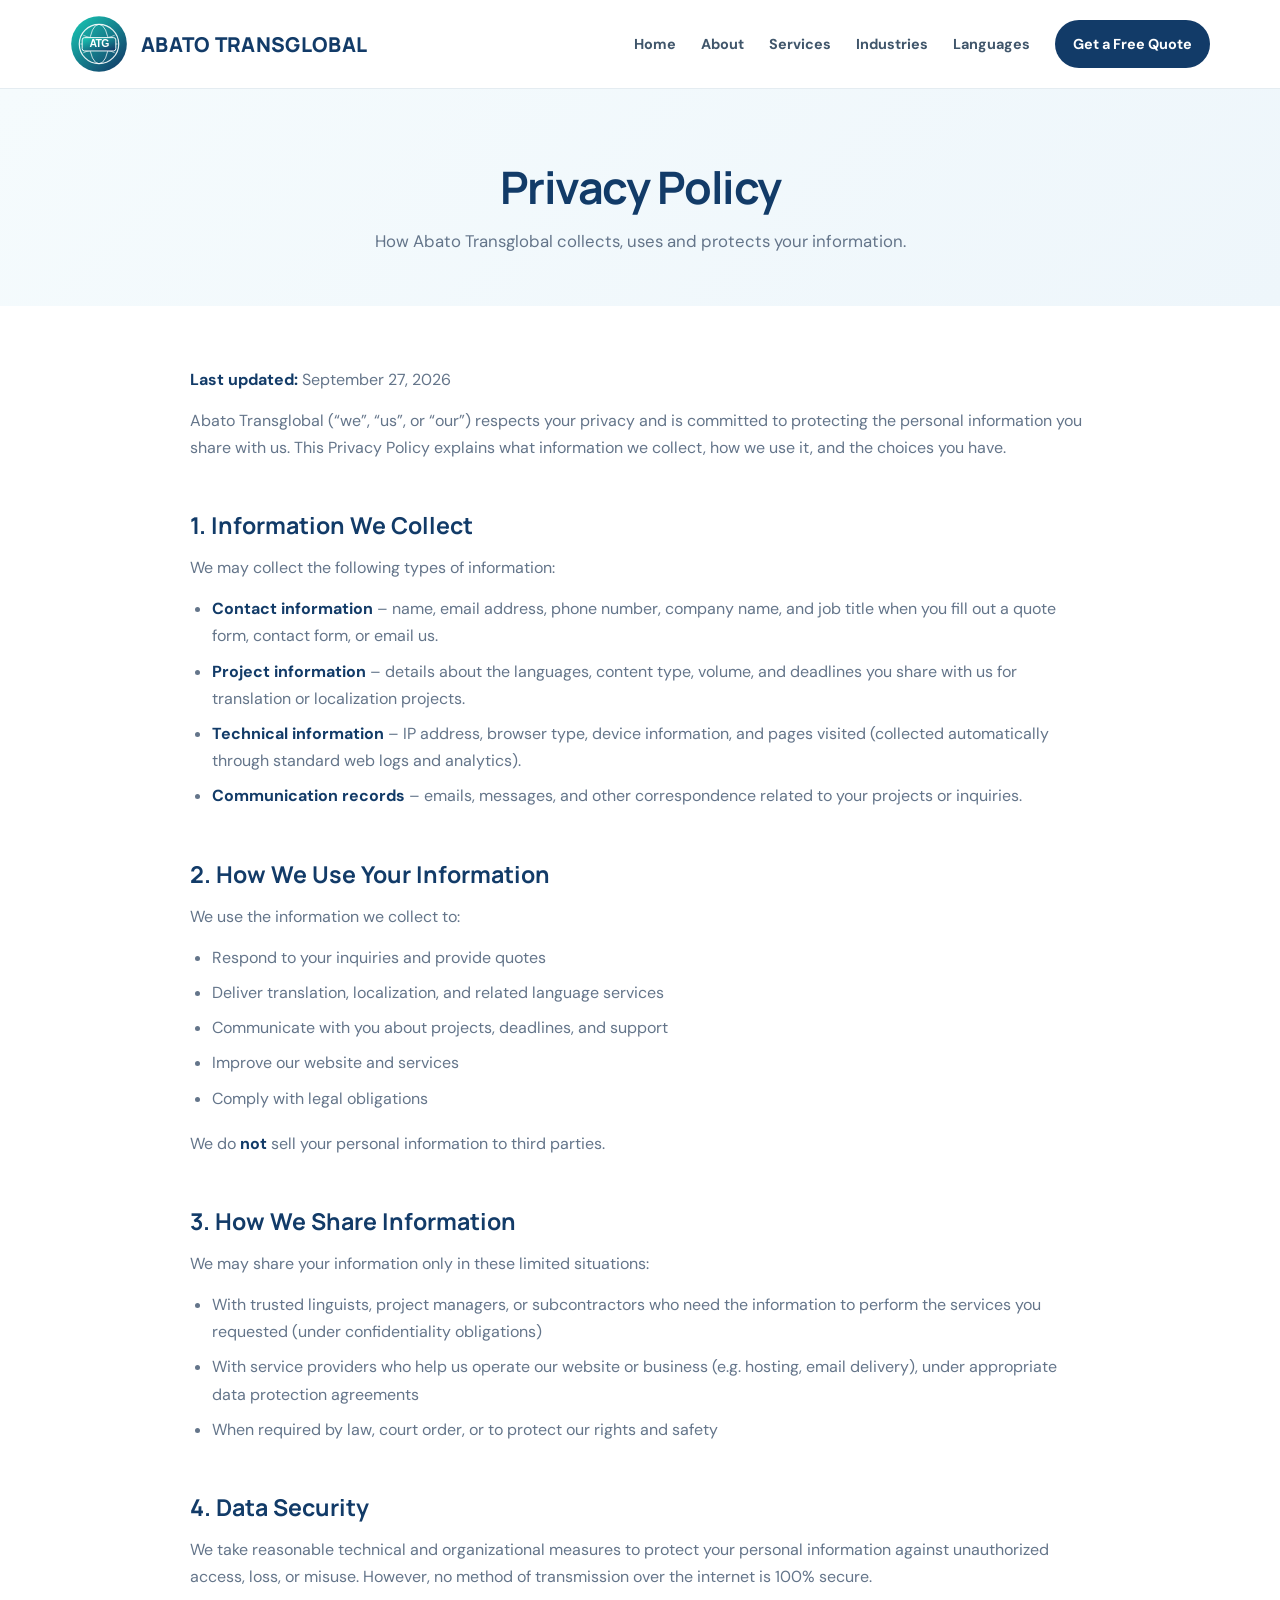
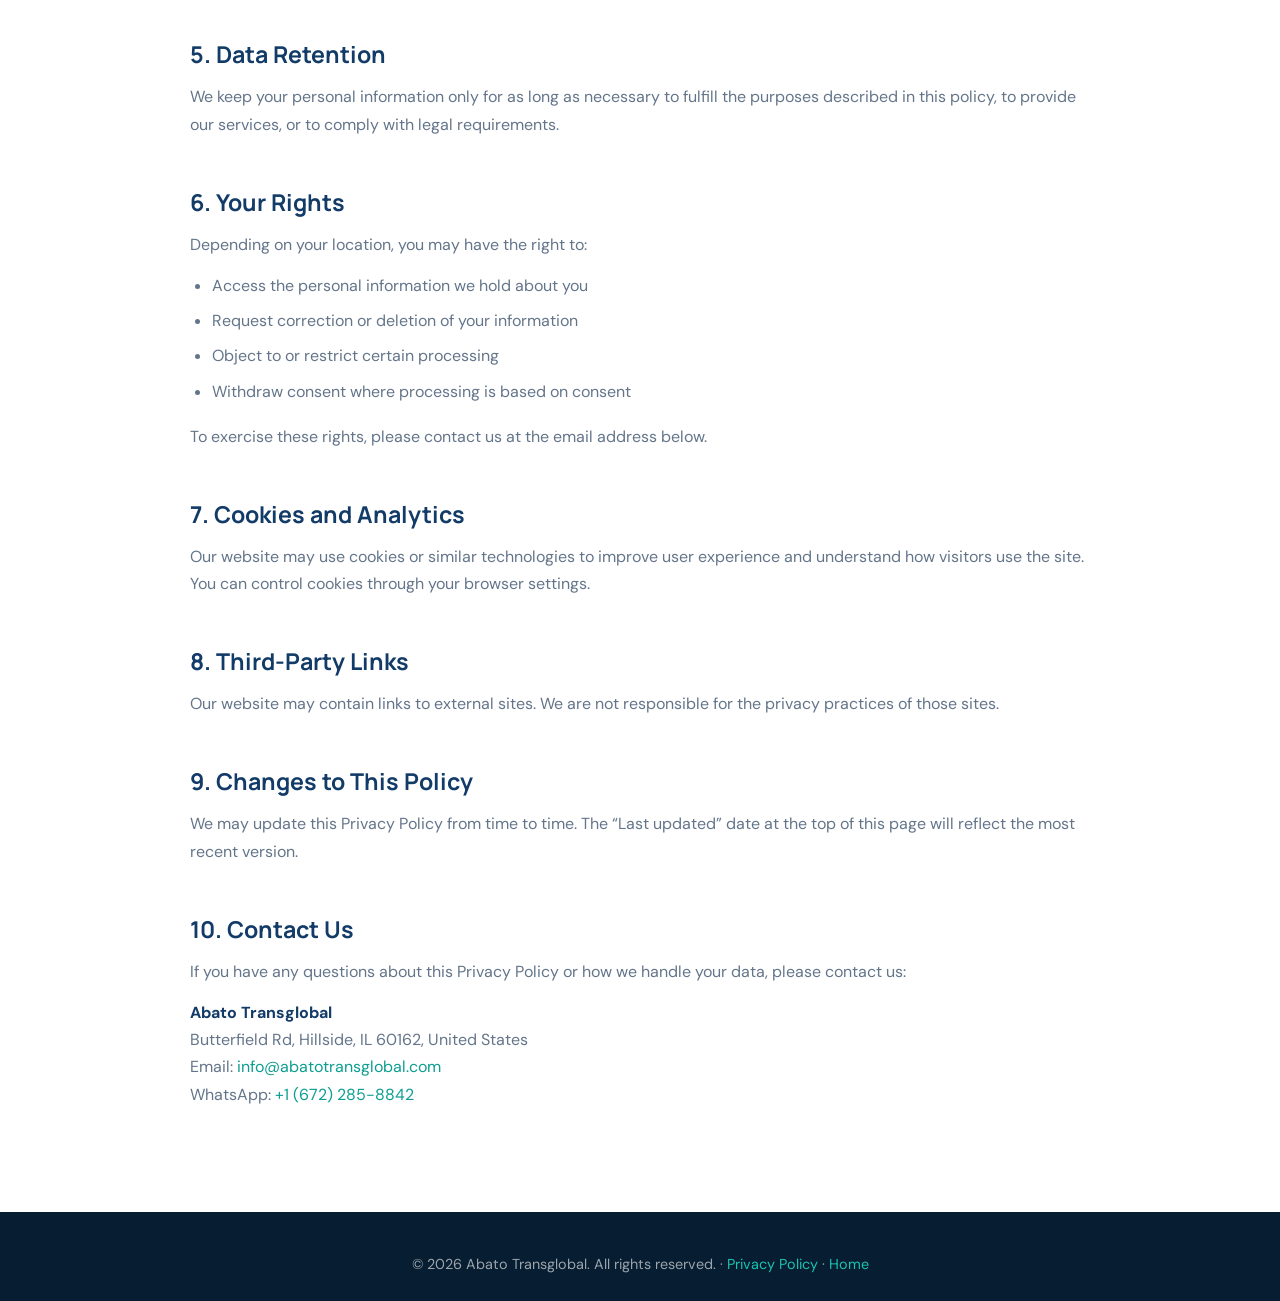
<file: privacy-policy/index.html>
<!DOCTYPE html>
<html lang="en">
<head>
  <meta charset="UTF-8">
  <meta name="viewport" content="width=device-width, initial-scale=1.0">
  <title>Privacy Policy | Abato Transglobal</title>
  <meta name="description" content="Privacy Policy of Abato Transglobal. Learn how we collect, use and protect your personal information.">
  <link rel="canonical" href="https://abatotransglobal.com/privacy-policy/">

  <link rel="preconnect" href="https://fonts.googleapis.com">
  <link rel="preconnect" href="https://fonts.gstatic.com" crossorigin>
  <link href="https://fonts.googleapis.com/css2?family=DM+Sans:wght@400;500;600;700&family=Manrope:wght@400;500;600;700;800&display=swap" rel="stylesheet">
  <link rel="stylesheet" href="https://cdnjs.cloudflare.com/ajax/libs/font-awesome/6.5.2/css/all.min.css">

  <style>
    :root {
      --teal: #19C3B1;
      --teal-dark: #0D9E91;
      --navy: #123B68;
      --navy-deep: #0B2949;
      --muted: #64758A;
      --light: #F4F8FA;
      --white: #FFFFFF;
      --line: #E2EAF0;
      --shadow: 0 18px 50px rgba(18, 59, 104, 0.10);
      --text: #26384b;
    }

    * { margin: 0; padding: 0; box-sizing: border-box; }
    html { scroll-behavior: smooth; }
    body {
      font-family: "DM Sans", sans-serif;
      color: var(--text);
      background: var(--white);
      line-height: 1.7;
    }
    h1, h2, h3, h4 {
      font-family: "Manrope", sans-serif;
      line-height: 1.25;
      color: var(--navy);
    }
    a { text-decoration: none; color: inherit; }
    .container { width: min(900px, 92%); margin: auto; }

    /* HEADER – exact same as homepage */
    .site-header {
      position: sticky; top: 0; z-index: 1000;
      background: rgba(255,255,255,0.96);
      border-bottom: 1px solid rgba(226,234,240,0.9);
      backdrop-filter: blur(16px);
    }
    .nav-wrap {
      display: flex; align-items: center; justify-content: space-between;
      gap: 24px; min-height: 88px;
      width: min(1140px, 92%); margin: auto;
    }
    .site-logo {
      display: inline-flex; align-items: center; gap: 13px; flex-shrink: 0;
    }
    .logo-symbol { width: 58px; height: 58px; display: block; flex: 0 0 58px; }
    .logo-wordmark {
      color: var(--navy); font-family: Manrope, sans-serif;
      font-size: clamp(1rem, 1.7vw, 1.28rem); font-weight: 800;
      letter-spacing: 0.015em; white-space: nowrap;
    }
    .nav-links { display: flex; align-items: center; gap: 25px; }
    .nav-links a {
      color: rgb(64, 86, 107); font-size: 0.9rem; font-weight: 700; transition: color 0.2s;
    }
    .nav-links a:hover, .nav-links a.active { color: var(--teal-dark); }
    .nav-links .nav-quote {
      padding: 12px 18px; border-radius: 999px; color: var(--white); background: var(--navy);
    }
    .nav-links .nav-quote:hover { background: var(--navy-deep); }
    .menu-toggle {
      display: none; width: 44px; height: 44px; align-items: center; justify-content: center;
      border: 1px solid var(--line); border-radius: 12px; color: var(--navy); background: var(--white); cursor: pointer;
    }

    /* PAGE CONTENT */
    .page-hero {
      background: linear-gradient(135deg, #f5fbfd 0%, #eef6fb 100%);
      padding: 70px 0 50px;
      text-align: center;
    }
    .page-hero h1 {
      font-size: clamp(2rem, 4vw, 2.8rem);
      letter-spacing: -1.5px;
      margin-bottom: 12px;
    }
    .page-hero p { color: var(--muted); font-size: 1.05rem; }

    .content {
      padding: 60px 0 90px;
    }
    .content h2 {
      font-size: 1.45rem;
      margin: 40px 0 14px;
      padding-top: 10px;
    }
    .content h2:first-child { margin-top: 0; }
    .content p, .content li {
      color: var(--muted);
      font-size: 1rem;
      margin-bottom: 14px;
    }
    .content ul {
      padding-left: 22px;
      margin-bottom: 18px;
    }
    .content li { margin-bottom: 8px; }
    .content strong { color: var(--navy); }
    .last-updated {
      font-size: 0.9rem;
      color: var(--muted);
      margin-bottom: 30px;
    }

    /* FOOTER (simple) */
    footer {
      background: #071d31;
      color: rgba(255,255,255,0.6);
      padding: 40px 0 25px;
      text-align: center;
      font-size: 0.9rem;
    }
    footer a { color: var(--teal); }
    footer a:hover { text-decoration: underline; }

    @media (max-width: 760px) {
      .nav-links { display: none; }
      .menu-toggle { display: flex; }
    }
  </style>
</head>
<body>

<!-- HEADER -->
<header class="site-header">
  <div class="nav-wrap">
    <a href="../" class="site-logo" aria-label="Abato Transglobal home">
      <svg class="logo-symbol" viewBox="0 0 100 100" xmlns="http://www.w3.org/2000/svg">
        <defs>
          <linearGradient id="atgGradient" x1="8%" y1="5%" x2="92%" y2="95%">
            <stop offset="0%" stop-color="#19C3B1"/>
            <stop offset="100%" stop-color="#123B68"/>
          </linearGradient>
        </defs>
        <circle cx="50" cy="50" r="48" fill="url(#atgGradient)"/>
        <circle cx="50" cy="50" r="34" fill="none" stroke="#FFFFFF" stroke-width="2.1" opacity=".9"/>
        <ellipse cx="50" cy="50" rx="16" ry="34" fill="none" stroke="#FFFFFF" stroke-width="1.6" opacity=".8"/>
        <path d="M18 50 H82" fill="none" stroke="#FFFFFF" stroke-width="1.5" opacity=".8"/>
        <path d="M23 35 C38 42 62 42 77 35" fill="none" stroke="#FFFFFF" stroke-width="1.4" opacity=".75"/>
        <path d="M23 65 C38 58 62 58 77 65" fill="none" stroke="#FFFFFF" stroke-width="1.4" opacity=".75"/>
        <rect x="21" y="39" width="58" height="23" rx="4" fill="url(#atgGradient)" stroke="#FFFFFF" stroke-width="1.6"/>
        <text x="50" y="55.7" text-anchor="middle" font-family="Arial, Helvetica, sans-serif" font-size="18" font-weight="800" letter-spacing="-1.2" fill="#FFFFFF">ATG</text>
      </svg>
      <span class="logo-wordmark">ABATO TRANSGLOBAL</span>
    </a>

    <button class="menu-toggle" id="menuToggle" aria-label="Open menu">
      <i class="fa-solid fa-bars"></i>
    </button>

    <nav class="nav-links" id="navLinks">
      <a href="../">Home</a>
      <a href="../about/">About</a>
      <a href="../services/">Services</a>
      <a href="../industries/">Industries</a>
      <a href="../languages/">Languages</a>
      <a href="../#quote" class="nav-quote">Get a Free Quote</a>
    </nav>
  </div>
</header>

<!-- HERO -->
<section class="page-hero">
  <div class="container">
    <h1>Privacy Policy</h1>
    <p>How Abato Transglobal collects, uses and protects your information.</p>
  </div>
</section>

<!-- CONTENT -->
<section class="content">
  <div class="container">
    <p class="last-updated"><strong>Last updated:</strong> September 27, 2026</p>

    <p>Abato Transglobal (“we”, “us”, or “our”) respects your privacy and is committed to protecting the personal information you share with us. This Privacy Policy explains what information we collect, how we use it, and the choices you have.</p>

    <h2>1. Information We Collect</h2>
    <p>We may collect the following types of information:</p>
    <ul>
      <li><strong>Contact information</strong> – name, email address, phone number, company name, and job title when you fill out a quote form, contact form, or email us.</li>
      <li><strong>Project information</strong> – details about the languages, content type, volume, and deadlines you share with us for translation or localization projects.</li>
      <li><strong>Technical information</strong> – IP address, browser type, device information, and pages visited (collected automatically through standard web logs and analytics).</li>
      <li><strong>Communication records</strong> – emails, messages, and other correspondence related to your projects or inquiries.</li>
    </ul>

    <h2>2. How We Use Your Information</h2>
    <p>We use the information we collect to:</p>
    <ul>
      <li>Respond to your inquiries and provide quotes</li>
      <li>Deliver translation, localization, and related language services</li>
      <li>Communicate with you about projects, deadlines, and support</li>
      <li>Improve our website and services</li>
      <li>Comply with legal obligations</li>
    </ul>
    <p>We do <strong>not</strong> sell your personal information to third parties.</p>

    <h2>3. How We Share Information</h2>
    <p>We may share your information only in these limited situations:</p>
    <ul>
      <li>With trusted linguists, project managers, or subcontractors who need the information to perform the services you requested (under confidentiality obligations)</li>
      <li>With service providers who help us operate our website or business (e.g. hosting, email delivery), under appropriate data protection agreements</li>
      <li>When required by law, court order, or to protect our rights and safety</li>
    </ul>

    <h2>4. Data Security</h2>
    <p>We take reasonable technical and organizational measures to protect your personal information against unauthorized access, loss, or misuse. However, no method of transmission over the internet is 100% secure.</p>

    <h2>5. Data Retention</h2>
    <p>We keep your personal information only for as long as necessary to fulfill the purposes described in this policy, to provide our services, or to comply with legal requirements.</p>

    <h2>6. Your Rights</h2>
    <p>Depending on your location, you may have the right to:</p>
    <ul>
      <li>Access the personal information we hold about you</li>
      <li>Request correction or deletion of your information</li>
      <li>Object to or restrict certain processing</li>
      <li>Withdraw consent where processing is based on consent</li>
    </ul>
    <p>To exercise these rights, please contact us at the email address below.</p>

    <h2>7. Cookies and Analytics</h2>
    <p>Our website may use cookies or similar technologies to improve user experience and understand how visitors use the site. You can control cookies through your browser settings.</p>

    <h2>8. Third-Party Links</h2>
    <p>Our website may contain links to external sites. We are not responsible for the privacy practices of those sites.</p>

    <h2>9. Changes to This Policy</h2>
    <p>We may update this Privacy Policy from time to time. The “Last updated” date at the top of this page will reflect the most recent version.</p>

    <h2>10. Contact Us</h2>
    <p>If you have any questions about this Privacy Policy or how we handle your data, please contact us:</p>
    <p>
      <strong>Abato Transglobal</strong><br>
      Butterfield Rd, Hillside, IL 60162, United States<br>
      Email: <a href="mailto:info@abatotransglobal.com" style="color:var(--teal-dark);">info@abatotransglobal.com</a><br>
      WhatsApp: <a href="https://wa.me/16722858842" style="color:var(--teal-dark);">+1 (672) 285-8842</a>
    </p>
  </div>
</section>

<!-- FOOTER -->
<footer>
  <div class="container">
    <p>© 2026 Abato Transglobal. All rights reserved. · <a href="./">Privacy Policy</a> · <a href="../">Home</a></p>
  </div>
</footer>

<script>
  const menuToggle = document.getElementById("menuToggle");
  const navLinks = document.getElementById("navLinks");
  if (menuToggle) {
    menuToggle.addEventListener("click", () => {
      navLinks.classList.toggle("active");
    });
  }
</script>

</body>
</html>
</file>
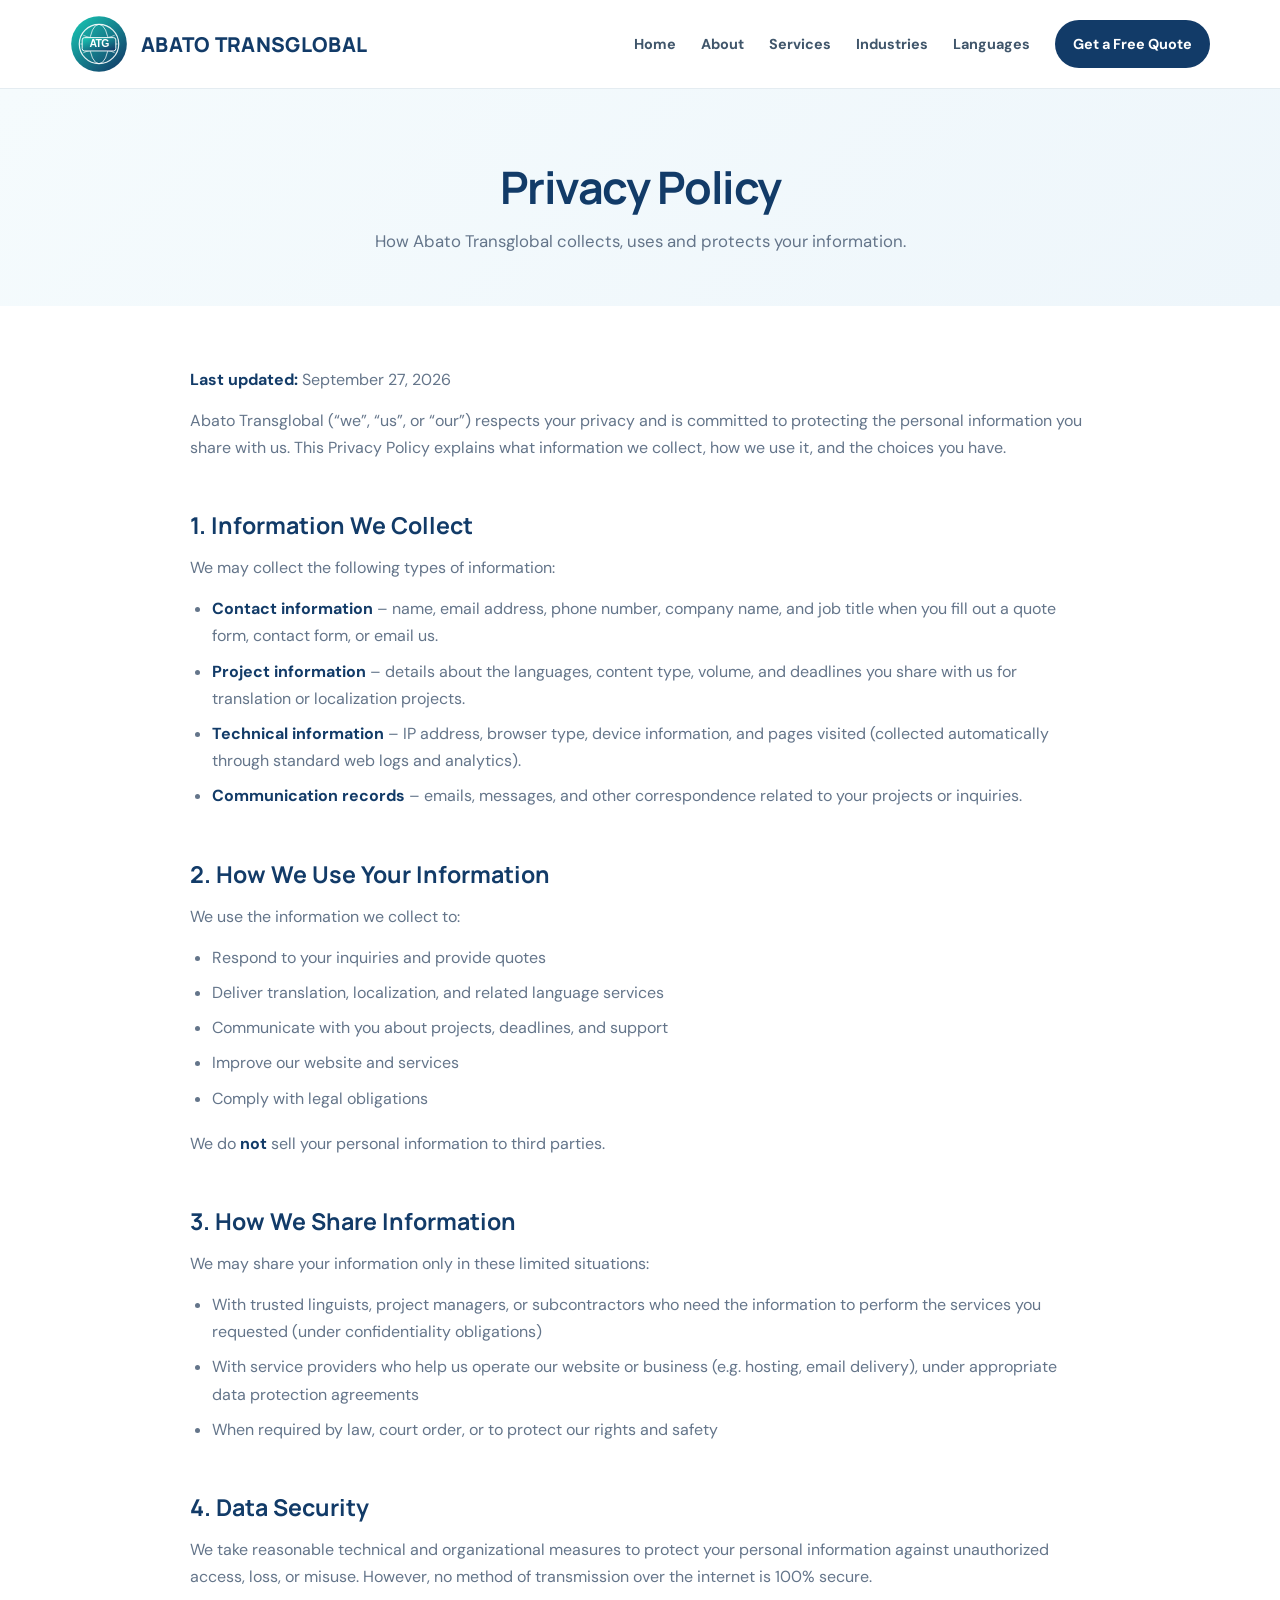
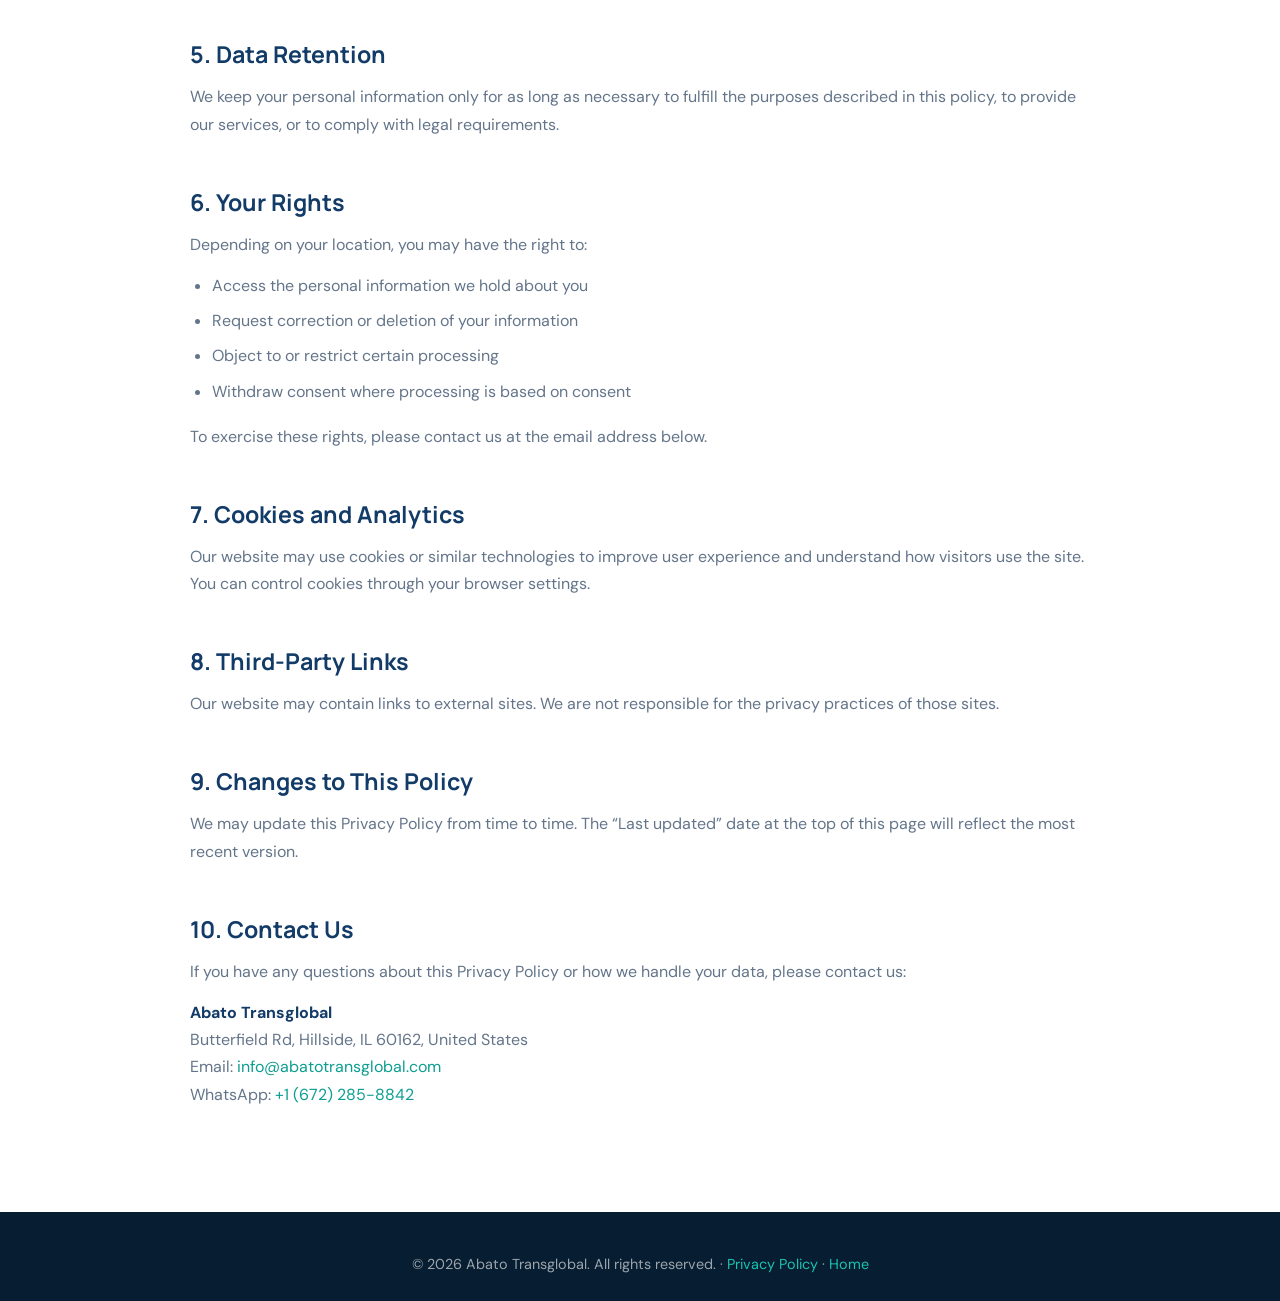
<file: privacy/index.html>
<!DOCTYPE html>
<html lang="en">
<head>
  <meta charset="UTF-8">
  <meta name="viewport" content="width=device-width, initial-scale=1.0">
  <title>Privacy Policy | Abato Transglobal</title>
  <meta name="description" content="Privacy Policy of Abato Transglobal. Learn how we collect, use and protect your personal information.">
  <link rel="canonical" href="https://abatotransglobal.com/privacy/">

  <link rel="preconnect" href="https://fonts.googleapis.com">
  <link rel="preconnect" href="https://fonts.gstatic.com" crossorigin>
  <link href="https://fonts.googleapis.com/css2?family=DM+Sans:wght@400;500;600;700&family=Manrope:wght@400;500;600;700;800&display=swap" rel="stylesheet">
  <link rel="stylesheet" href="https://cdnjs.cloudflare.com/ajax/libs/font-awesome/6.5.2/css/all.min.css">

  <style>
    :root {
      --teal: #19C3B1;
      --teal-dark: #0D9E91;
      --navy: #123B68;
      --navy-deep: #0B2949;
      --muted: #64758A;
      --light: #F4F8FA;
      --white: #FFFFFF;
      --line: #E2EAF0;
      --shadow: 0 18px 50px rgba(18, 59, 104, 0.10);
      --text: #26384b;
    }

    * { margin: 0; padding: 0; box-sizing: border-box; }
    html { scroll-behavior: smooth; }
    body {
      font-family: "DM Sans", sans-serif;
      color: var(--text);
      background: var(--white);
      line-height: 1.7;
    }
    h1, h2, h3, h4 {
      font-family: "Manrope", sans-serif;
      line-height: 1.25;
      color: var(--navy);
    }
    a { text-decoration: none; color: inherit; }
    .container { width: min(900px, 92%); margin: auto; }

    /* HEADER – exact same as homepage */
    .site-header {
      position: sticky; top: 0; z-index: 1000;
      background: rgba(255,255,255,0.96);
      border-bottom: 1px solid rgba(226,234,240,0.9);
      backdrop-filter: blur(16px);
    }
    .nav-wrap {
      display: flex; align-items: center; justify-content: space-between;
      gap: 24px; min-height: 88px;
      width: min(1140px, 92%); margin: auto;
    }
    .site-logo {
      display: inline-flex; align-items: center; gap: 13px; flex-shrink: 0;
    }
    .logo-symbol { width: 58px; height: 58px; display: block; flex: 0 0 58px; }
    .logo-wordmark {
      color: var(--navy); font-family: Manrope, sans-serif;
      font-size: clamp(1rem, 1.7vw, 1.28rem); font-weight: 800;
      letter-spacing: 0.015em; white-space: nowrap;
    }
    .nav-links { display: flex; align-items: center; gap: 25px; }
    .nav-links a {
      color: rgb(64, 86, 107); font-size: 0.9rem; font-weight: 700; transition: color 0.2s;
    }
    .nav-links a:hover, .nav-links a.active { color: var(--teal-dark); }
    .nav-links .nav-quote {
      padding: 12px 18px; border-radius: 999px; color: var(--white); background: var(--navy);
    }
    .nav-links .nav-quote:hover { background: var(--navy-deep); }
    .menu-toggle {
      display: none; width: 44px; height: 44px; align-items: center; justify-content: center;
      border: 1px solid var(--line); border-radius: 12px; color: var(--navy); background: var(--white); cursor: pointer;
    }

    /* PAGE CONTENT */
    .page-hero {
      background: linear-gradient(135deg, #f5fbfd 0%, #eef6fb 100%);
      padding: 70px 0 50px;
      text-align: center;
    }
    .page-hero h1 {
      font-size: clamp(2rem, 4vw, 2.8rem);
      letter-spacing: -1.5px;
      margin-bottom: 12px;
    }
    .page-hero p { color: var(--muted); font-size: 1.05rem; }

    .content {
      padding: 60px 0 90px;
    }
    .content h2 {
      font-size: 1.45rem;
      margin: 40px 0 14px;
      padding-top: 10px;
    }
    .content h2:first-child { margin-top: 0; }
    .content p, .content li {
      color: var(--muted);
      font-size: 1rem;
      margin-bottom: 14px;
    }
    .content ul {
      padding-left: 22px;
      margin-bottom: 18px;
    }
    .content li { margin-bottom: 8px; }
    .content strong { color: var(--navy); }
    .last-updated {
      font-size: 0.9rem;
      color: var(--muted);
      margin-bottom: 30px;
    }

    /* FOOTER (simple) */
    footer {
      background: #071d31;
      color: rgba(255,255,255,0.6);
      padding: 40px 0 25px;
      text-align: center;
      font-size: 0.9rem;
    }
    footer a { color: var(--teal); }
    footer a:hover { text-decoration: underline; }

    @media (max-width: 760px) {
      .nav-links { display: none; }
      .menu-toggle { display: flex; }
    }
  </style>
</head>
<body>

<!-- HEADER -->
<header class="site-header">
  <div class="nav-wrap">
    <a href="../" class="site-logo" aria-label="Abato Transglobal home">
      <svg class="logo-symbol" viewBox="0 0 100 100" xmlns="http://www.w3.org/2000/svg">
        <defs>
          <linearGradient id="atgGradient" x1="8%" y1="5%" x2="92%" y2="95%">
            <stop offset="0%" stop-color="#19C3B1"/>
            <stop offset="100%" stop-color="#123B68"/>
          </linearGradient>
        </defs>
        <circle cx="50" cy="50" r="48" fill="url(#atgGradient)"/>
        <circle cx="50" cy="50" r="34" fill="none" stroke="#FFFFFF" stroke-width="2.1" opacity=".9"/>
        <ellipse cx="50" cy="50" rx="16" ry="34" fill="none" stroke="#FFFFFF" stroke-width="1.6" opacity=".8"/>
        <path d="M18 50 H82" fill="none" stroke="#FFFFFF" stroke-width="1.5" opacity=".8"/>
        <path d="M23 35 C38 42 62 42 77 35" fill="none" stroke="#FFFFFF" stroke-width="1.4" opacity=".75"/>
        <path d="M23 65 C38 58 62 58 77 65" fill="none" stroke="#FFFFFF" stroke-width="1.4" opacity=".75"/>
        <rect x="21" y="39" width="58" height="23" rx="4" fill="url(#atgGradient)" stroke="#FFFFFF" stroke-width="1.6"/>
        <text x="50" y="55.7" text-anchor="middle" font-family="Arial, Helvetica, sans-serif" font-size="18" font-weight="800" letter-spacing="-1.2" fill="#FFFFFF">ATG</text>
      </svg>
      <span class="logo-wordmark">ABATO TRANSGLOBAL</span>
    </a>

    <button class="menu-toggle" id="menuToggle" aria-label="Open menu">
      <i class="fa-solid fa-bars"></i>
    </button>

    <nav class="nav-links" id="navLinks">
      <a href="../">Home</a>
      <a href="../about/">About</a>
      <a href="../services/">Services</a>
      <a href="../industries/">Industries</a>
      <a href="../languages/">Languages</a>
      <a href="../#quote" class="nav-quote">Get a Free Quote</a>
    </nav>
  </div>
</header>

<!-- HERO -->
<section class="page-hero">
  <div class="container">
    <h1>Privacy Policy</h1>
    <p>How Abato Transglobal collects, uses and protects your information.</p>
  </div>
</section>

<!-- CONTENT -->
<section class="content">
  <div class="container">
    <p class="last-updated"><strong>Last updated:</strong> September 27, 2026</p>

    <p>Abato Transglobal (“we”, “us”, or “our”) respects your privacy and is committed to protecting the personal information you share with us. This Privacy Policy explains what information we collect, how we use it, and the choices you have.</p>

    <h2>1. Information We Collect</h2>
    <p>We may collect the following types of information:</p>
    <ul>
      <li><strong>Contact information</strong> – name, email address, phone number, company name, and job title when you fill out a quote form, contact form, or email us.</li>
      <li><strong>Project information</strong> – details about the languages, content type, volume, and deadlines you share with us for translation or localization projects.</li>
      <li><strong>Technical information</strong> – IP address, browser type, device information, and pages visited (collected automatically through standard web logs and analytics).</li>
      <li><strong>Communication records</strong> – emails, messages, and other correspondence related to your projects or inquiries.</li>
    </ul>

    <h2>2. How We Use Your Information</h2>
    <p>We use the information we collect to:</p>
    <ul>
      <li>Respond to your inquiries and provide quotes</li>
      <li>Deliver translation, localization, and related language services</li>
      <li>Communicate with you about projects, deadlines, and support</li>
      <li>Improve our website and services</li>
      <li>Comply with legal obligations</li>
    </ul>
    <p>We do <strong>not</strong> sell your personal information to third parties.</p>

    <h2>3. How We Share Information</h2>
    <p>We may share your information only in these limited situations:</p>
    <ul>
      <li>With trusted linguists, project managers, or subcontractors who need the information to perform the services you requested (under confidentiality obligations)</li>
      <li>With service providers who help us operate our website or business (e.g. hosting, email delivery), under appropriate data protection agreements</li>
      <li>When required by law, court order, or to protect our rights and safety</li>
    </ul>

    <h2>4. Data Security</h2>
    <p>We take reasonable technical and organizational measures to protect your personal information against unauthorized access, loss, or misuse. However, no method of transmission over the internet is 100% secure.</p>

    <h2>5. Data Retention</h2>
    <p>We keep your personal information only for as long as necessary to fulfill the purposes described in this policy, to provide our services, or to comply with legal requirements.</p>

    <h2>6. Your Rights</h2>
    <p>Depending on your location, you may have the right to:</p>
    <ul>
      <li>Access the personal information we hold about you</li>
      <li>Request correction or deletion of your information</li>
      <li>Object to or restrict certain processing</li>
      <li>Withdraw consent where processing is based on consent</li>
    </ul>
    <p>To exercise these rights, please contact us at the email address below.</p>

    <h2>7. Cookies and Analytics</h2>
    <p>Our website may use cookies or similar technologies to improve user experience and understand how visitors use the site. You can control cookies through your browser settings.</p>

    <h2>8. Third-Party Links</h2>
    <p>Our website may contain links to external sites. We are not responsible for the privacy practices of those sites.</p>

    <h2>9. Changes to This Policy</h2>
    <p>We may update this Privacy Policy from time to time. The “Last updated” date at the top of this page will reflect the most recent version.</p>

    <h2>10. Contact Us</h2>
    <p>If you have any questions about this Privacy Policy or how we handle your data, please contact us:</p>
    <p>
      <strong>Abato Transglobal</strong><br>
      Butterfield Rd, Hillside, IL 60162, United States<br>
      Email: <a href="mailto:info@abatotransglobal.com" style="color:var(--teal-dark);">info@abatotransglobal.com</a><br>
      WhatsApp: <a href="https://wa.me/16722858842" style="color:var(--teal-dark);">+1 (672) 285-8842</a>
    </p>
  </div>
</section>

<!-- FOOTER -->
<footer>
  <div class="container">
    <p>© 2026 Abato Transglobal. All rights reserved. · <a href="./">Privacy Policy</a> · <a href="../">Home</a></p>
  </div>
</footer>

<script>
  const menuToggle = document.getElementById("menuToggle");
  const navLinks = document.getElementById("navLinks");
  if (menuToggle) {
    menuToggle.addEventListener("click", () => {
      navLinks.classList.toggle("active");
    });
  }
</script>

</body>
</html>
</file>
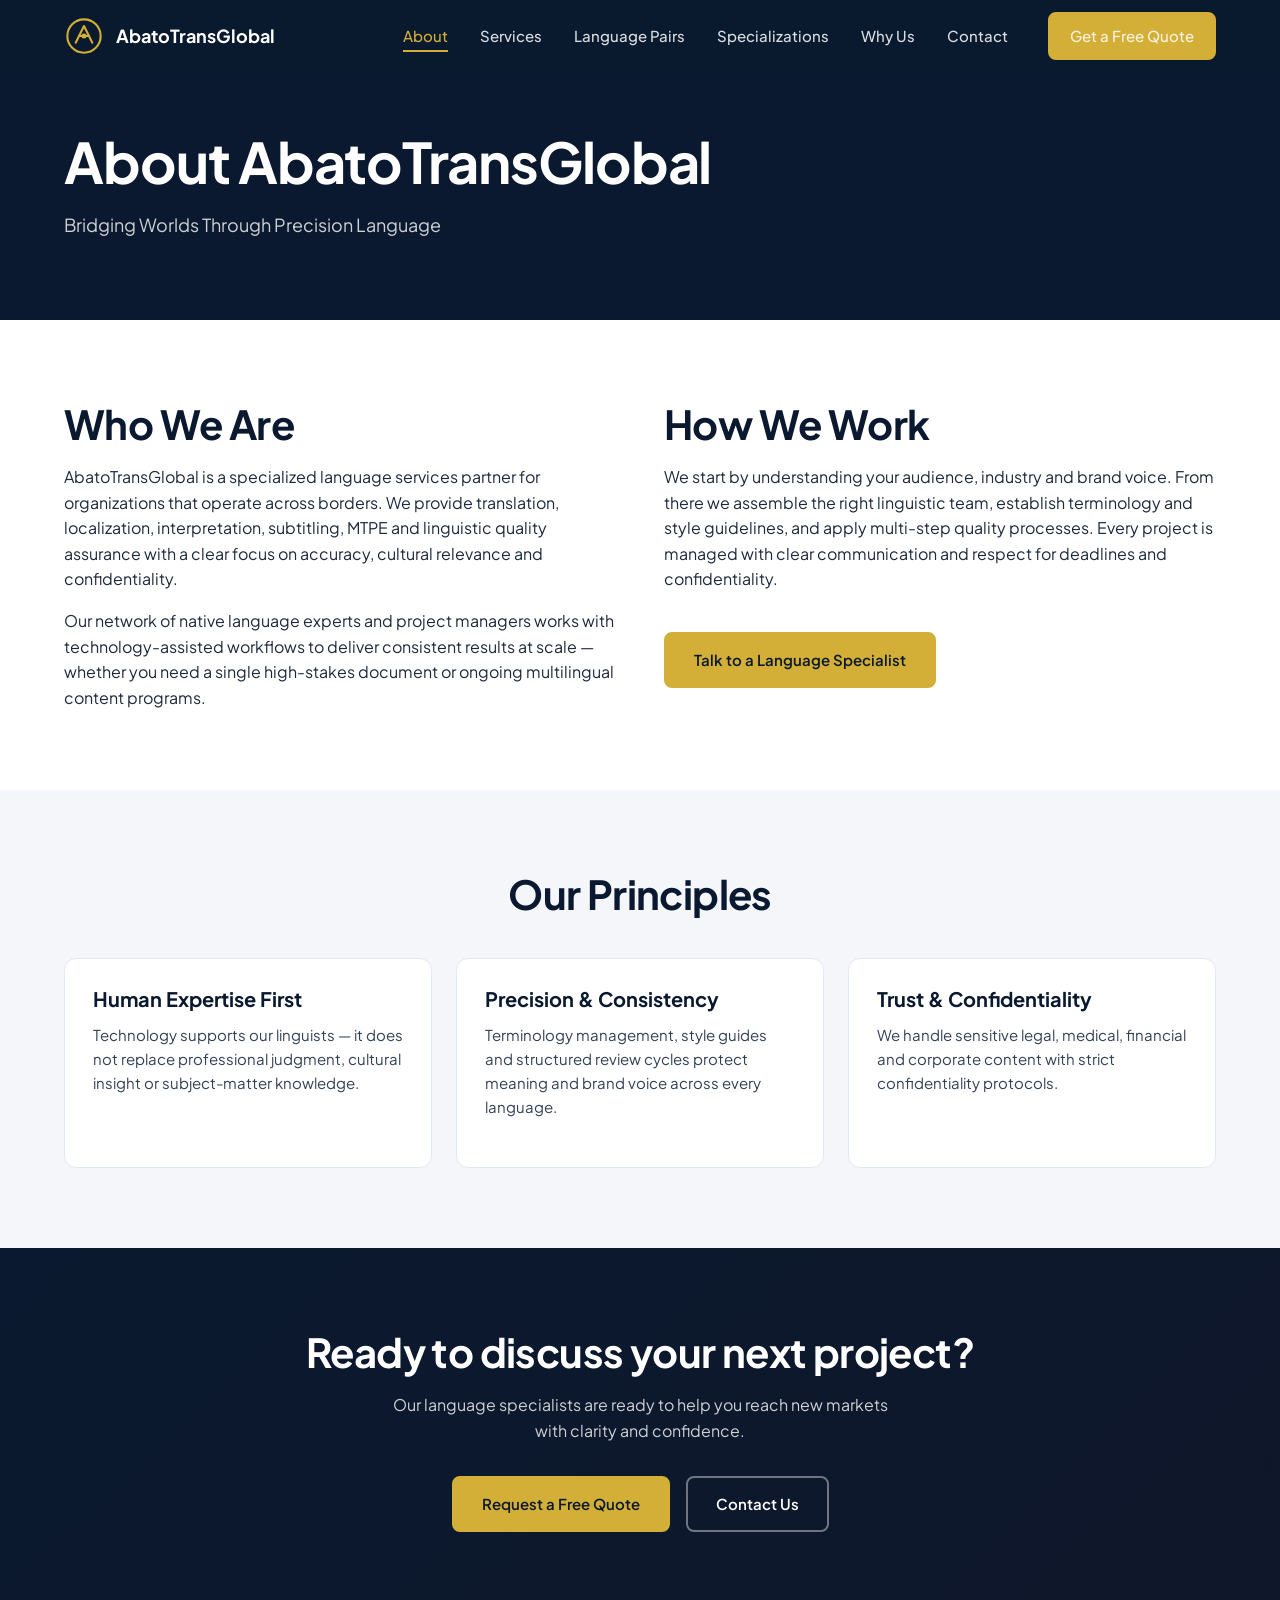
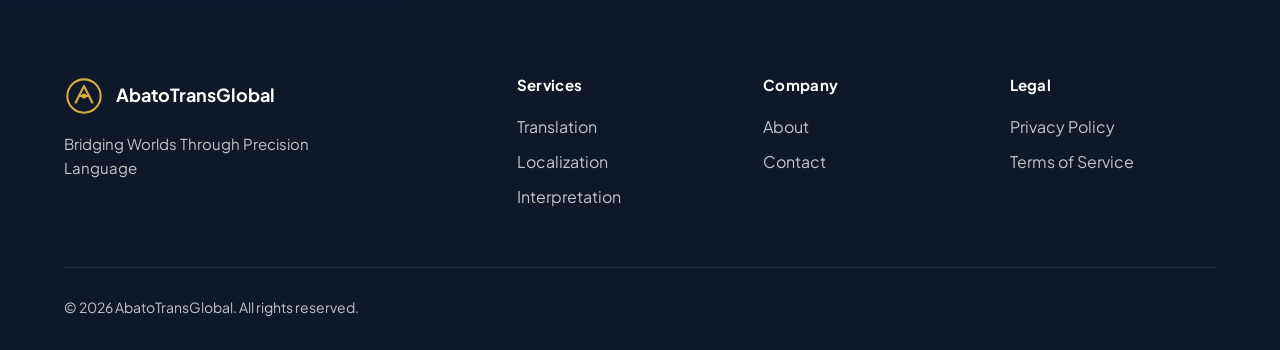
<file: about.html>
<!DOCTYPE html>
<html lang="en">
<head>
  <meta charset="UTF-8">
  <meta name="viewport" content="width=device-width, initial-scale=1.0">
  <title>About Us | AbatoTransGlobal</title>
  <meta name="description" content="Learn about AbatoTransGlobal — our approach to precision translation, localization and multilingual services for international businesses.">
  <link rel="preconnect" href="https://fonts.googleapis.com">
  <link rel="preconnect" href="https://fonts.gstatic.com" crossorigin>
  <link href="https://fonts.googleapis.com/css2?family=Plus+Jakarta+Sans:wght@400;500;600;700&display=swap" rel="stylesheet">
  <link rel="stylesheet" href="css/style.css">
</head>
<body>
  <header class="header">
    <div class="container nav">
      <a href="index.html" class="logo">
        <svg viewBox="0 0 48 48" fill="none" width="40" height="40"><path d="M24 4C12.95 4 4 12.95 4 24s8.95 20 20 20 20-8.95 20-20S35.05 4 24 4z" stroke="#D4AF37" stroke-width="2.5" fill="none"/><path d="M14 32 L24 12 L34 32" stroke="#D4AF37" stroke-width="2.5" stroke-linecap="round" stroke-linejoin="round" fill="none"/><path d="M18 24h12" stroke="#D4AF37" stroke-width="2.5" stroke-linecap="round"/><circle cx="24" cy="24" r="3" fill="#D4AF37"/></svg>
        <span>AbatoTransGlobal</span>
      </a>
      <nav class="nav-links">
        <a href="about.html" class="active">About</a>
        <a href="services.html">Services</a>
        <a href="index.html#languages">Language Pairs</a>
        <a href="index.html#specializations">Specializations</a>
        <a href="index.html#why-us">Why Us</a>
        <a href="contact.html">Contact</a>
        <a href="contact.html#quote" class="btn btn-primary btn-sm nav-cta">Get a Free Quote</a>
      </nav>
      <button class="hamburger" aria-label="Open menu"><span></span><span></span><span></span></button>
    </div>
  </header>
  <div class="overlay"></div>
  <nav class="mobile-menu">
    <a href="about.html">About</a>
    <a href="services.html">Services</a>
    <a href="index.html#languages">Language Pairs</a>
    <a href="index.html#specializations">Specializations</a>
    <a href="index.html#why-us">Why Us</a>
    <a href="contact.html">Contact</a>
    <a href="contact.html#quote" class="btn btn-primary">Get a Free Quote</a>
  </nav>

  <section class="section" style="padding-top:8rem;background:var(--navy);color:white;">
    <div class="container">
      <h1 style="color:white;">About AbatoTransGlobal</h1>
      <p class="lead" style="color:rgba(255,255,255,0.8);margin-top:1rem;">Bridging Worlds Through Precision Language</p>
    </div>
  </section>

  <section class="section bg-white">
    <div class="container">
      <div class="grid-2" style="gap:3rem;align-items:start;">
        <div class="reveal">
          <h2>Who We Are</h2>
          <p style="margin:1rem 0;">AbatoTransGlobal is a specialized language services partner for organizations that operate across borders. We provide translation, localization, interpretation, subtitling, MTPE and linguistic quality assurance with a clear focus on accuracy, cultural relevance and confidentiality.</p>
          <p>Our network of native language experts and project managers works with technology-assisted workflows to deliver consistent results at scale — whether you need a single high-stakes document or ongoing multilingual content programs.</p>
        </div>
        <div class="reveal">
          <h2>How We Work</h2>
          <p style="margin:1rem 0;">We start by understanding your audience, industry and brand voice. From there we assemble the right linguistic team, establish terminology and style guidelines, and apply multi-step quality processes. Every project is managed with clear communication and respect for deadlines and confidentiality.</p>
          <a href="contact.html#quote" class="btn btn-primary" style="margin-top:1.5rem;">Talk to a Language Specialist</a>
        </div>
      </div>
    </div>
  </section>

  <section class="section bg-ice">
    <div class="container">
      <h2 class="text-center reveal" style="margin-bottom:2.5rem;">Our Principles</h2>
      <div class="grid-3 stagger">
        <div class="card reveal"><h3>Human Expertise First</h3><p>Technology supports our linguists — it does not replace professional judgment, cultural insight or subject-matter knowledge.</p></div>
        <div class="card reveal"><h3>Precision &amp; Consistency</h3><p>Terminology management, style guides and structured review cycles protect meaning and brand voice across every language.</p></div>
        <div class="card reveal"><h3>Trust &amp; Confidentiality</h3><p>We handle sensitive legal, medical, financial and corporate content with strict confidentiality protocols.</p></div>
      </div>
    </div>
  </section>

  <section class="final-cta">
    <div class="container">
      <h2>Ready to discuss your next project?</h2>
      <p>Our language specialists are ready to help you reach new markets with clarity and confidence.</p>
      <div class="final-cta-btns">
        <a href="contact.html#quote" class="btn btn-primary">Request a Free Quote</a>
        <a href="contact.html" class="btn btn-outline">Contact Us</a>
      </div>
    </div>
  </section>

  <footer class="footer">
    <div class="container">
      <div class="footer-grid">
        <div class="footer-brand">
          <a href="index.html" class="logo"><svg viewBox="0 0 48 48" fill="none" width="36" height="36"><path d="M24 4C12.95 4 4 12.95 4 24s8.95 20 20 20 20-8.95 20-20S35.05 4 24 4z" stroke="#D4AF37" stroke-width="2.5" fill="none"/><path d="M14 32 L24 12 L34 32" stroke="#D4AF37" stroke-width="2.5" stroke-linecap="round" stroke-linejoin="round" fill="none"/><path d="M18 24h12" stroke="#D4AF37" stroke-width="2.5" stroke-linecap="round"/><circle cx="24" cy="24" r="3" fill="#D4AF37"/></svg><span>AbatoTransGlobal</span></a>
          <p>Bridging Worlds Through Precision Language</p>
        </div>
        <div><h4>Services</h4><ul><li><a href="services.html">Translation</a></li><li><a href="services.html">Localization</a></li><li><a href="services.html">Interpretation</a></li></ul></div>
        <div><h4>Company</h4><ul><li><a href="about.html">About</a></li><li><a href="contact.html">Contact</a></li></ul></div>
        <div><h4>Legal</h4><ul><li><a href="#">Privacy Policy</a></li><li><a href="#">Terms of Service</a></li></ul></div>
      </div>
      <div class="footer-bottom"><p>© 2026 AbatoTransGlobal. All rights reserved.</p></div>
    </div>
  </footer>
  <button class="back-to-top" aria-label="Back to top"><svg width="20" height="20" fill="none" stroke="currentColor" stroke-width="2"><path d="M12 19V5M5 12l7-7 7 7"/></svg></button>
  <script src="js/script.js"></script>
</body>
</html>
</file>
<file: css/style.css>
/* AbatoTransGlobal – Premium B2B Language Services */
:root {
  --navy: #0A192F;
  --navy-deep: #0F172A;
  --navy-light: #112240;
  --gold: #D4AF37;
  --gold-hover: #E8C547;
  --ice: #F4F6F9;
  --white: #FFFFFF;
  --gray-100: #E2E8F0;
  --gray-300: #CBD5E1;
  --gray-500: #64748B;
  --gray-700: #334155;
  --text: #1E293B;
  --success: #10B981;
  --error: #EF4444;
  --font: 'Plus Jakarta Sans', system-ui, -apple-system, sans-serif;
  --radius: 8px;
  --shadow: 0 4px 24px rgba(10, 25, 47, 0.08);
  --shadow-lg: 0 12px 40px rgba(10, 25, 47, 0.12);
  --transition: 0.25s cubic-bezier(0.4, 0, 0.2, 1);
}

*, *::before, *::after { box-sizing: border-box; margin: 0; padding: 0; }
html { scroll-behavior: smooth; }
body {
  font-family: var(--font);
  color: var(--text);
  background: var(--ice);
  line-height: 1.6;
  overflow-x: hidden;
  -webkit-font-smoothing: antialiased;
}
img { max-width: 100%; height: auto; display: block; }
a { text-decoration: none; color: inherit; transition: color var(--transition); }
ul { list-style: none; }
button, input, select, textarea { font-family: inherit; }

/* Typography */
h1, h2, h3, h4 { font-weight: 700; line-height: 1.2; color: var(--navy); }
h1 { font-size: clamp(2.25rem, 5vw, 3.5rem); letter-spacing: -0.02em; }
h2 { font-size: clamp(1.75rem, 4vw, 2.5rem); letter-spacing: -0.015em; }
h3 { font-size: 1.25rem; }
.lead { font-size: 1.125rem; color: var(--gray-700); max-width: 640px; }
.text-gold { color: var(--gold); }
.text-center { text-align: center; }
.mx-auto { margin-left: auto; margin-right: auto; }

/* Layout */
.container { width: 100%; max-width: 1200px; margin: 0 auto; padding: 0 1.5rem; }
.section { padding: 5rem 0; }
.section-sm { padding: 3.5rem 0; }
.bg-navy { background: var(--navy); color: var(--white); }
.bg-navy h2, .bg-navy h3 { color: var(--white); }
.bg-white { background: var(--white); }
.bg-ice { background: var(--ice); }

/* Buttons */
.btn {
  display: inline-flex;
  align-items: center;
  justify-content: center;
  gap: 0.5rem;
  padding: 0.875rem 1.75rem;
  font-size: 0.9375rem;
  font-weight: 600;
  border-radius: var(--radius);
  border: 2px solid transparent;
  cursor: pointer;
  transition: all var(--transition);
  white-space: nowrap;
}
.btn-primary {
  background: var(--gold);
  color: var(--navy);
  border-color: var(--gold);
}
.btn-primary:hover {
  background: var(--gold-hover);
  border-color: var(--gold-hover);
  transform: translateY(-2px);
  box-shadow: 0 8px 20px rgba(212, 175, 55, 0.35);
}
.btn-outline {
  background: transparent;
  color: var(--white);
  border-color: rgba(255,255,255,0.4);
}
.btn-outline:hover {
  background: rgba(255,255,255,0.1);
  border-color: var(--white);
}
.btn-outline-dark {
  background: transparent;
  color: var(--navy);
  border-color: var(--navy);
}
.btn-outline-dark:hover {
  background: var(--navy);
  color: var(--white);
}
.btn-sm { padding: 0.625rem 1.25rem; font-size: 0.875rem; }
.btn-arrow svg { transition: transform var(--transition); }
.btn:hover .btn-arrow svg { transform: translateX(4px); }

/* ===== NAVIGATION ===== */
.header {
  position: fixed;
  top: 0;
  left: 0;
  right: 0;
  z-index: 1000;
  background: rgba(10, 25, 47, 0.92);
  backdrop-filter: blur(12px);
  -webkit-backdrop-filter: blur(12px);
  transition: padding var(--transition), box-shadow var(--transition);
}
.header.scrolled {
  padding: 0.4rem 0;
  box-shadow: 0 4px 20px rgba(0,0,0,0.15);
}
.nav {
  display: flex;
  align-items: center;
  justify-content: space-between;
  height: 72px;
  transition: height var(--transition);
}
.header.scrolled .nav { height: 60px; }
.logo {
  display: flex;
  align-items: center;
  gap: 0.75rem;
  color: var(--white);
  font-weight: 700;
  font-size: 1.125rem;
}
.logo svg { width: 40px; height: 40px; flex-shrink: 0; }
.nav-links {
  display: flex;
  align-items: center;
  gap: 2rem;
}
.nav-links a {
  color: rgba(255,255,255,0.85);
  font-size: 0.9375rem;
  font-weight: 500;
  position: relative;
}
.nav-links a:hover,
.nav-links a.active { color: var(--gold); }
.nav-links a::after {
  content: '';
  position: absolute;
  bottom: -4px;
  left: 0;
  width: 0;
  height: 2px;
  background: var(--gold);
  transition: width var(--transition);
}
.nav-links a:hover::after,
.nav-links a.active::after { width: 100%; }
.nav-cta { margin-left: 0.5rem; }
.hamburger {
  display: none;
  flex-direction: column;
  gap: 6px;
  background: none;
  border: none;
  cursor: pointer;
  padding: 8px;
  z-index: 1001;
}
.hamburger span {
  display: block;
  width: 24px;
  height: 2px;
  background: var(--white);
  transition: all var(--transition);
}
.hamburger.active span:nth-child(1) { transform: rotate(45deg) translate(5px, 5px); }
.hamburger.active span:nth-child(2) { opacity: 0; }
.hamburger.active span:nth-child(3) { transform: rotate(-45deg) translate(5px, -5px); }

.mobile-menu {
  position: fixed;
  top: 0;
  right: -100%;
  width: min(320px, 85vw);
  height: 100vh;
  background: var(--navy);
  padding: 6rem 2rem 2rem;
  transition: right 0.35s ease;
  z-index: 999;
  display: flex;
  flex-direction: column;
  gap: 1.5rem;
}
.mobile-menu.open { right: 0; }
.mobile-menu a {
  color: var(--white);
  font-size: 1.125rem;
  font-weight: 500;
  padding: 0.5rem 0;
  border-bottom: 1px solid rgba(255,255,255,0.08);
}
.mobile-menu a:hover { color: var(--gold); }
.overlay {
  position: fixed;
  inset: 0;
  background: rgba(0,0,0,0.5);
  opacity: 0;
  visibility: hidden;
  transition: all 0.3s;
  z-index: 998;
}
.overlay.show { opacity: 1; visibility: visible; }

/* ===== HERO ===== */
.hero {
  position: relative;
  min-height: 100vh;
  display: flex;
  align-items: center;
  background: var(--navy);
  color: var(--white);
  overflow: hidden;
  padding-top: 72px;
}
.hero-bg {
  position: absolute;
  inset: 0;
  overflow: hidden;
  pointer-events: none;
}
.hero-bg svg {
  position: absolute;
  width: 100%;
  height: 100%;
  opacity: 0.15;
}
.hero-content {
  position: relative;
  z-index: 2;
  max-width: 680px;
}
.hero-badge {
  display: inline-block;
  padding: 0.35rem 0.9rem;
  background: rgba(212, 175, 55, 0.15);
  color: var(--gold);
  font-size: 0.8125rem;
  font-weight: 600;
  border-radius: 100px;
  margin-bottom: 1.5rem;
  letter-spacing: 0.02em;
}
.hero h1 { color: var(--white); margin-bottom: 1rem; }
.hero .lead { color: rgba(255,255,255,0.8); margin-bottom: 2rem; }
.hero-ctas { display: flex; flex-wrap: wrap; gap: 1rem; margin-bottom: 3rem; }
.hero-stats {
  display: flex;
  flex-wrap: wrap;
  gap: 2.5rem;
  padding-top: 2rem;
  border-top: 1px solid rgba(255,255,255,0.12);
}
.stat-item { text-align: left; }
.stat-number {
  font-size: 2rem;
  font-weight: 700;
  color: var(--gold);
  line-height: 1.1;
}
.stat-label { font-size: 0.875rem; color: rgba(255,255,255,0.65); margin-top: 0.25rem; }

/* Trust strip */
.trust-strip {
  background: var(--white);
  border-bottom: 1px solid var(--gray-100);
  padding: 1.75rem 0;
}
.trust-items {
  display: flex;
  flex-wrap: wrap;
  justify-content: center;
  gap: 1.5rem 3rem;
  align-items: center;
}
.trust-item {
  font-size: 0.875rem;
  font-weight: 600;
  color: var(--gray-500);
  letter-spacing: 0.03em;
  text-transform: uppercase;
}

/* Cards */
.card {
  background: var(--white);
  border-radius: 12px;
  padding: 1.75rem;
  border: 1px solid var(--gray-100);
  transition: all var(--transition);
  height: 100%;
}
.card:hover {
  transform: translateY(-6px);
  box-shadow: var(--shadow-lg);
  border-color: rgba(212, 175, 55, 0.3);
}
.card-icon {
  width: 48px;
  height: 48px;
  display: flex;
  align-items: center;
  justify-content: center;
  background: rgba(212, 175, 55, 0.12);
  border-radius: 10px;
  margin-bottom: 1.25rem;
  color: var(--gold);
}
.card h3 { margin-bottom: 0.75rem; }
.card p { color: var(--gray-700); font-size: 0.9375rem; margin-bottom: 1.25rem; }
.card-link {
  display: inline-flex;
  align-items: center;
  gap: 0.35rem;
  color: var(--gold);
  font-weight: 600;
  font-size: 0.875rem;
}
.card-link svg { transition: transform var(--transition); }
.card:hover .card-link svg { transform: translateX(4px); }

.grid-2 { display: grid; grid-template-columns: repeat(2, 1fr); gap: 1.5rem; }
.grid-3 { display: grid; grid-template-columns: repeat(3, 1fr); gap: 1.5rem; }
.grid-4 { display: grid; grid-template-columns: repeat(4, 1fr); gap: 1.5rem; }

/* Language filters */
.filter-btns {
  display: flex;
  flex-wrap: wrap;
  gap: 0.75rem;
  justify-content: center;
  margin-bottom: 2.5rem;
}
.filter-btn {
  padding: 0.5rem 1.25rem;
  border-radius: 100px;
  border: 1px solid var(--gray-300);
  background: var(--white);
  font-size: 0.875rem;
  font-weight: 500;
  cursor: pointer;
  transition: all var(--transition);
}
.filter-btn:hover,
.filter-btn.active {
  background: var(--navy);
  color: var(--white);
  border-color: var(--navy);
}
.lang-grid {
  display: grid;
  grid-template-columns: repeat(auto-fill, minmax(200px, 1fr));
  gap: 1rem;
}
.lang-card {
  background: var(--white);
  border: 1px solid var(--gray-100);
  border-radius: 10px;
  padding: 1.25rem;
  text-align: center;
  transition: all var(--transition);
  opacity: 1;
  transform: scale(1);
}
.lang-card.hidden {
  display: none;
}
.lang-card:hover {
  border-color: var(--gold);
  box-shadow: var(--shadow);
}
.lang-pair { font-weight: 600; color: var(--navy); margin-bottom: 0.25rem; }
.lang-region { font-size: 0.8125rem; color: var(--gray-500); }

/* Process */
.process-steps {
  display: grid;
  grid-template-columns: repeat(5, 1fr);
  gap: 1.5rem;
  position: relative;
}
.process-step {
  text-align: center;
  position: relative;
}
.step-num {
  width: 48px;
  height: 48px;
  border-radius: 50%;
  background: var(--navy);
  color: var(--gold);
  font-weight: 700;
  display: flex;
  align-items: center;
  justify-content: center;
  margin: 0 auto 1rem;
  font-size: 1rem;
}
.step-title { font-weight: 600; margin-bottom: 0.5rem; color: var(--navy); }
.step-desc { font-size: 0.875rem; color: var(--gray-700); }

/* Testimonials */
.testimonial-card {
  background: var(--white);
  border-radius: 12px;
  padding: 2rem;
  border: 1px solid var(--gray-100);
  height: 100%;
}
.testimonial-text {
  font-size: 1rem;
  color: var(--gray-700);
  margin-bottom: 1.5rem;
  font-style: italic;
  line-height: 1.7;
}
.testimonial-author { font-weight: 600; color: var(--navy); }
.testimonial-role { font-size: 0.875rem; color: var(--gray-500); }

/* Form */
.quote-form {
  background: var(--white);
  border-radius: 16px;
  padding: 2.5rem;
  box-shadow: var(--shadow-lg);
  max-width: 720px;
  margin: 0 auto;
}
.form-group { margin-bottom: 1.25rem; }
.form-row {
  display: grid;
  grid-template-columns: 1fr 1fr;
  gap: 1.25rem;
}
label {
  display: block;
  font-size: 0.875rem;
  font-weight: 600;
  color: var(--navy);
  margin-bottom: 0.4rem;
}
input, select, textarea {
  width: 100%;
  padding: 0.75rem 1rem;
  border: 1px solid var(--gray-300);
  border-radius: var(--radius);
  font-size: 0.9375rem;
  transition: border-color var(--transition), box-shadow var(--transition);
  background: var(--white);
}
input:focus, select:focus, textarea:focus {
  outline: none;
  border-color: var(--gold);
  box-shadow: 0 0 0 3px rgba(212, 175, 55, 0.2);
}
textarea { min-height: 120px; resize: vertical; }
.form-error {
  color: var(--error);
  font-size: 0.8125rem;
  margin-top: 0.35rem;
  display: none;
}
.form-group.error input,
.form-group.error select,
.form-group.error textarea { border-color: var(--error); }
.form-group.error .form-error { display: block; }
.form-privacy {
  font-size: 0.8125rem;
  color: var(--gray-500);
  margin-top: 1rem;
  text-align: center;
}
.form-success {
  display: none;
  text-align: center;
  padding: 2rem;
}
.form-success.show { display: block; }
.form-success svg { width: 64px; height: 64px; color: var(--success); margin: 0 auto 1rem; }
.form-loading .btn { pointer-events: none; opacity: 0.7; }

/* FAQ */
.faq-item {
  border-bottom: 1px solid var(--gray-100);
}
.faq-question {
  width: 100%;
  display: flex;
  justify-content: space-between;
  align-items: center;
  padding: 1.25rem 0;
  background: none;
  border: none;
  font-size: 1.0625rem;
  font-weight: 600;
  color: var(--navy);
  cursor: pointer;
  text-align: left;
  gap: 1rem;
}
.faq-question svg {
  flex-shrink: 0;
  transition: transform var(--transition);
  color: var(--gold);
}
.faq-item.open .faq-question svg { transform: rotate(180deg); }
.faq-answer {
  max-height: 0;
  overflow: hidden;
  transition: max-height 0.35s ease, padding 0.35s ease;
}
.faq-item.open .faq-answer {
  max-height: 300px;
  padding-bottom: 1.25rem;
}
.faq-answer p { color: var(--gray-700); font-size: 0.96875rem; }

/* Contact options */
.contact-cards {
  display: grid;
  grid-template-columns: repeat(auto-fit, minmax(220px, 1fr));
  gap: 1.25rem;
}
.contact-card {
  background: var(--white);
  border: 1px solid var(--gray-100);
  border-radius: 12px;
  padding: 1.75rem;
  text-align: center;
  transition: all var(--transition);
}
.contact-card:hover {
  border-color: var(--gold);
  box-shadow: var(--shadow);
}
.contact-card svg { width: 36px; height: 36px; color: var(--gold); margin: 0 auto 1rem; }
.contact-card h3 { font-size: 1rem; margin-bottom: 0.5rem; }
.contact-card a { color: var(--navy); font-weight: 500; }
.contact-card a:hover { color: var(--gold); }

/* Final CTA */
.final-cta {
  background: linear-gradient(135deg, var(--navy) 0%, var(--navy-deep) 100%);
  color: var(--white);
  text-align: center;
  padding: 5rem 0;
}
.final-cta h2 { color: var(--white); margin-bottom: 1rem; }
.final-cta p { color: rgba(255,255,255,0.8); max-width: 520px; margin: 0 auto 2rem; }
.final-cta-btns { display: flex; flex-wrap: wrap; gap: 1rem; justify-content: center; }

/* Footer */
.footer {
  background: var(--navy-deep);
  color: rgba(255,255,255,0.75);
  padding: 4rem 0 2rem;
}
.footer-grid {
  display: grid;
  grid-template-columns: 2fr 1fr 1fr 1fr;
  gap: 2.5rem;
  margin-bottom: 3rem;
}
.footer-brand .logo { margin-bottom: 1rem; }
.footer-brand p { font-size: 0.9375rem; max-width: 280px; line-height: 1.6; }
.footer h4 {
  color: var(--white);
  font-size: 0.9375rem;
  margin-bottom: 1.25rem;
  letter-spacing: 0.02em;
}
.footer ul li { margin-bottom: 0.6rem; }
.footer a:hover { color: var(--gold); }
.footer-bottom {
  border-top: 1px solid rgba(255,255,255,0.1);
  padding-top: 1.75rem;
  display: flex;
  flex-wrap: wrap;
  justify-content: space-between;
  gap: 1rem;
  font-size: 0.875rem;
}
.social-links { display: flex; gap: 1rem; }
.social-links a {
  width: 36px;
  height: 36px;
  border-radius: 50%;
  background: rgba(255,255,255,0.08);
  display: flex;
  align-items: center;
  justify-content: center;
  transition: all var(--transition);
}
.social-links a:hover { background: var(--gold); color: var(--navy); }

/* Back to top */
.back-to-top {
  position: fixed;
  bottom: 2rem;
  right: 2rem;
  width: 48px;
  height: 48px;
  border-radius: 50%;
  background: var(--navy);
  color: var(--gold);
  border: none;
  cursor: pointer;
  display: flex;
  align-items: center;
  justify-content: center;
  opacity: 0;
  visibility: hidden;
  transition: all var(--transition);
  z-index: 100;
  box-shadow: var(--shadow);
}
.back-to-top.show { opacity: 1; visibility: visible; }
.back-to-top:hover { background: var(--gold); color: var(--navy); }

/* Animations */
.reveal {
  opacity: 0;
  transform: translateY(30px);
  transition: opacity 0.6s ease, transform 0.6s ease;
}
.reveal.visible {
  opacity: 1;
  transform: translateY(0);
}
.stagger > *:nth-child(1) { transition-delay: 0.05s; }
.stagger > *:nth-child(2) { transition-delay: 0.1s; }
.stagger > *:nth-child(3) { transition-delay: 0.15s; }
.stagger > *:nth-child(4) { transition-delay: 0.2s; }
.stagger > *:nth-child(5) { transition-delay: 0.25s; }
.stagger > *:nth-child(6) { transition-delay: 0.3s; }
.stagger > *:nth-child(7) { transition-delay: 0.35s; }
.stagger > *:nth-child(8) { transition-delay: 0.4s; }

@media (prefers-reduced-motion: reduce) {
  *, *::before, *::after {
    animation-duration: 0.01ms !important;
    transition-duration: 0.01ms !important;
  }
  .reveal { opacity: 1; transform: none; }
}

/* Responsive */
@media (max-width: 1024px) {
  .grid-4 { grid-template-columns: repeat(2, 1fr); }
  .process-steps { grid-template-columns: repeat(3, 1fr); gap: 2rem; }
  .footer-grid { grid-template-columns: 1fr 1fr; }
}
@media (max-width: 768px) {
  .nav-links, .nav-cta { display: none; }
  .hamburger { display: flex; }
  .grid-2, .grid-3, .grid-4 { grid-template-columns: 1fr; }
  .form-row { grid-template-columns: 1fr; }
  .process-steps { grid-template-columns: 1fr; }
  .hero-stats { gap: 1.5rem; }
  .footer-grid { grid-template-columns: 1fr; gap: 2rem; }
  .section { padding: 3.5rem 0; }
  .quote-form { padding: 1.75rem; }
}
@media (max-width: 480px) {
  .hero-ctas { flex-direction: column; }
  .btn { width: 100%; }
  .hero-stats { flex-direction: column; gap: 1.25rem; }
}
</file>
